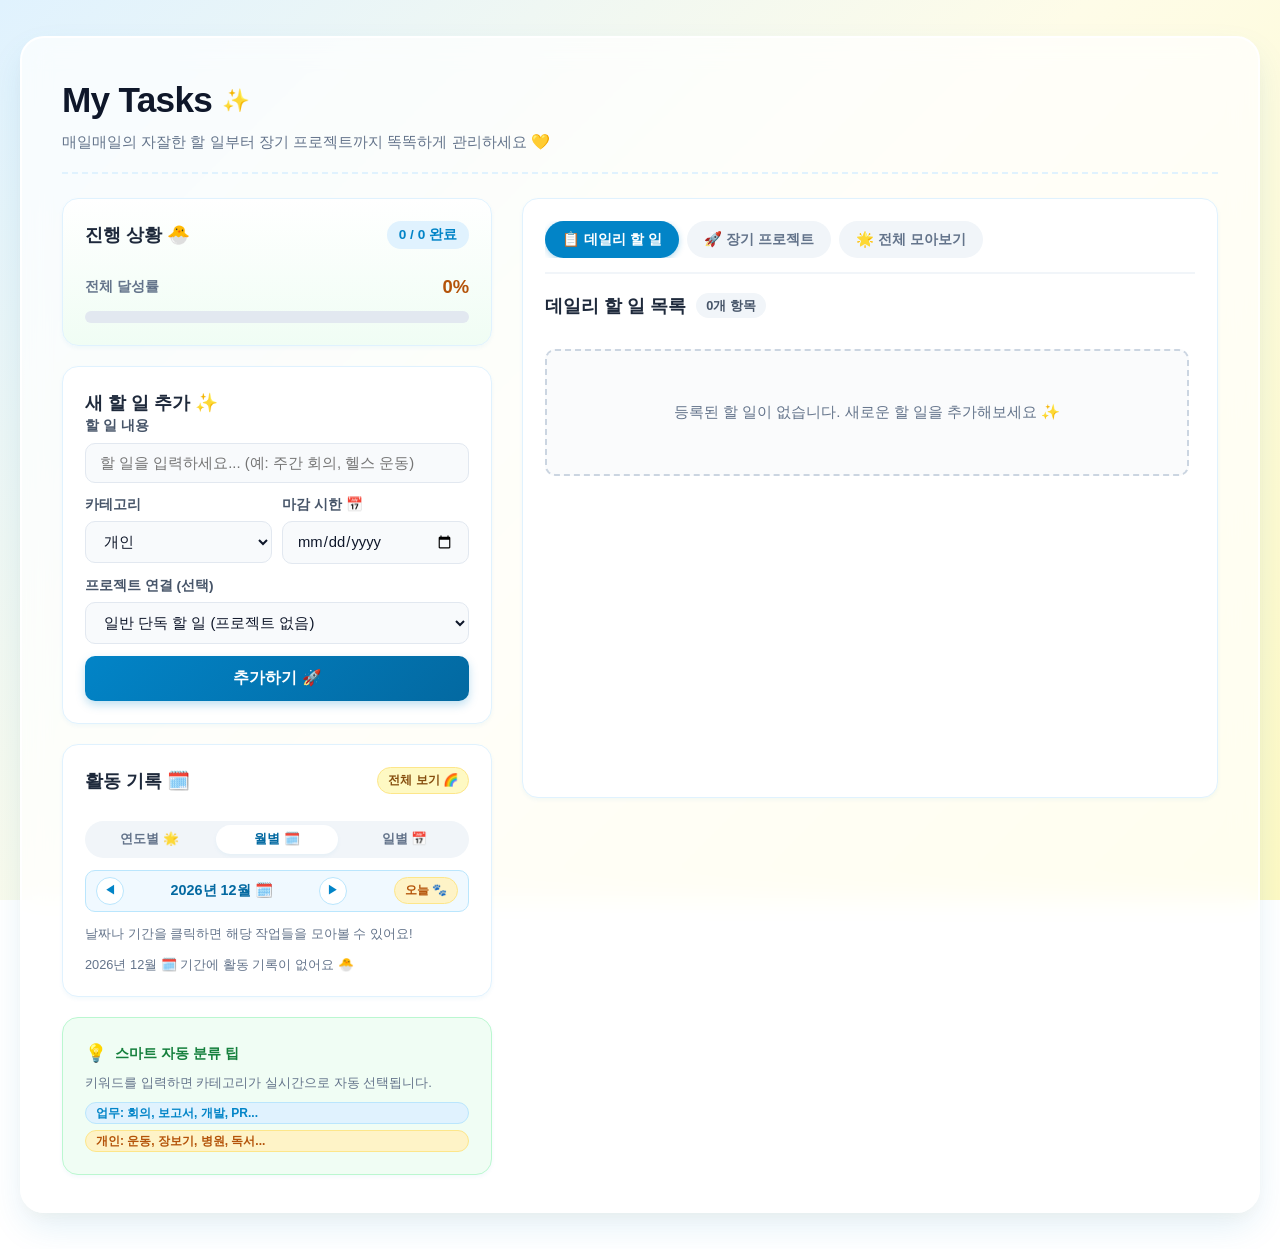
<file: index.html>
<!DOCTYPE html>
<html lang="ko">
<head>
  <meta charset="UTF-8" />
  <meta name="viewport" content="width=device-width, initial-scale=1.0, maximum-scale=1.0, user-scalable=no, viewport-fit=cover" />
  <title>My Tasks - 스마트 일정 & 프로젝트 관리</title>
  <link rel="stylesheet" href="style.css" />
</head>
<body>
  <div class="app-container">
    <!-- 상단 헤더: 앱 타이틀 및 서브타이틀 -->
    <header class="app-header">
      <div class="header-content">
        <h1 class="app-title">My Tasks</h1>
        <p class="app-subtitle">매일매일의 자잘한 할 일부터 장기 프로젝트까지 똑똑하게 관리하세요 💛</p>
      </div>
    </header>

    <!-- 대시보드 그리드 레이아웃 (데스크톱 2컬럼, 모바일/태블릿 반응형 스택) -->
    <main class="dashboard-grid">
      <!-- 좌측 사이드바: 통계 카드, 입력 폼, 일자별 활동 기록(연/월/일), 키워드 팁 -->
      <aside class="dashboard-sidebar">
        <!-- 1. 진행률 & 통계 카드 -->
        <section class="dashboard-card progress-card">
          <div class="card-header">
            <h2 class="card-title">진행 상황 🐣</h2>
            <span class="task-stats" id="task-stats">0 / 0 완료</span>
          </div>
          <div class="progress-info">
            <span class="progress-label">전체 달성률</span>
            <span class="progress-percentage" id="progress-percentage">0%</span>
          </div>
          <div class="progress-bar-track">
            <div class="progress-bar-fill" id="progress-bar-fill" style="width: 0%;"></div>
          </div>
        </section>

        <!-- 2. 새 할 일 추가 카드 (마감 시한 캘린더 피커 포함) -->
        <section class="dashboard-card input-card">
          <h2 class="card-title">새 할 일 추가 ✨</h2>
          <form id="todo-form" class="todo-form" onsubmit="return false;">
            <div class="form-group">
              <label for="todo-input" class="form-label">할 일 내용</label>
              <input
                type="text"
                id="todo-input"
                class="todo-input"
                placeholder="할 일을 입력하세요... (예: 주간 회의, 헬스 운동)"
                autocomplete="off"
              />
            </div>
            <div class="form-row">
              <div class="form-group flex-1">
                <label for="category-select" class="form-label">카테고리</label>
                <select id="category-select" class="category-select">
                  <option value="personal">개인</option>
                  <option value="work">업무</option>
                </select>
              </div>
              <div class="form-group flex-1">
                <label for="due-date-input" class="form-label">마감 시한 📅</label>
                <input type="date" id="due-date-input" class="due-date-input" />
              </div>
            </div>
            <!-- 프로젝트 선택 옵션 (프로젝트 존재 시 연동 가능) -->
            <div class="form-group" id="project-select-group">
              <label for="todo-project-select" class="form-label">프로젝트 연결 (선택)</label>
              <select id="todo-project-select" class="category-select">
                <option value="">일반 단독 할 일 (프로젝트 없음)</option>
              </select>
            </div>
            <button type="submit" id="add-btn" class="add-btn full-width">추가하기 🚀</button>
          </form>
        </section>

        <!-- 3. 일자별 활동 기록 카드 (연/월/일 단위 귀여운 필터 & 네비게이터) -->
        <section class="dashboard-card daily-activity-card">
          <div class="card-header">
            <h2 class="card-title">활동 기록 🗓️</h2>
            <button type="button" id="reset-filter-btn" class="reset-filter-btn" title="전체 목록 보기">전체 보기 🌈</button>
          </div>
          
          <!-- 연/월/일 귀여운 필터 칩 탭 -->
          <div class="activity-filter-chips">
            <button type="button" class="cute-chip" data-mode="year">연도별 🌟</button>
            <button type="button" class="cute-chip active" data-mode="month">월별 🗓️</button>
            <button type="button" class="cute-chip" data-mode="day">일별 📅</button>
          </div>

          <!-- 기간 네비게이터 (이전/다음/오늘) -->
          <div class="activity-navigator">
            <button type="button" id="prev-period-btn" class="cute-nav-btn" title="이전 기간">◀</button>
            <span id="activity-period-label" class="activity-period-label">2026년 9월</span>
            <button type="button" id="next-period-btn" class="cute-nav-btn" title="다음 기간">▶</button>
            <button type="button" id="today-period-btn" class="cute-today-btn" title="현재 기간으로">오늘 🐾</button>
          </div>

          <p class="activity-desc">날짜나 기간을 클릭하면 해당 작업들을 모아볼 수 있어요!</p>
          <div class="daily-list-scroll">
            <ul id="daily-activity-list" class="daily-activity-list">
              <!-- 자바스크립트로 일자별 [등록 N건 | 완료 M건] 렌더링 -->
            </ul>
          </div>
        </section>

        <!-- 4. 스마트 자동 분류 안내 팁 카드 -->
        <section class="dashboard-card tip-card">
          <div class="tip-header">
            <span class="tip-icon">💡</span>
            <strong class="tip-title">스마트 자동 분류 팁</strong>
          </div>
          <p class="tip-desc">키워드를 입력하면 카테고리가 실시간으로 자동 선택됩니다.</p>
          <div class="tip-tags">
            <span class="badge badge-work">업무: 회의, 보고서, 개발, PR...</span>
            <span class="badge badge-personal">개인: 운동, 장보기, 병원, 독서...</span>
          </div>
        </section>
      </aside>

      <!-- 우측 메인 패널: 뷰 전환 탭 & 할 일 / 프로젝트 목록 영역 -->
      <section class="dashboard-main dashboard-card list-card">
        <!-- 메인 뷰 전환 탭 바 -->
        <div class="main-tabs-wrapper">
          <div class="main-tabs">
            <button type="button" class="view-tab-btn active" data-view="todos">📋 데일리 할 일</button>
            <button type="button" class="view-tab-btn" data-view="projects">🚀 장기 프로젝트</button>
            <button type="button" class="view-tab-btn" data-view="all">🌟 전체 모아보기</button>
          </div>
          <button type="button" id="open-project-modal-btn" class="new-project-btn">+ 새 프로젝트 만들기 🎨</button>
        </div>

        <!-- 리스트 헤더 정보 -->
        <div class="list-header">
          <div class="list-title-wrap">
            <h2 class="card-title" id="list-title">데일리 할 일 목록</h2>
            <span class="list-count-badge" id="list-count-badge">0개 항목</span>
          </div>
          <div class="list-filter-status" id="list-filter-status"></div>
        </div>

        <!-- 1. 일반 할 일 및 전체 뷰 컨테이너 -->
        <div class="list-container" id="todos-view-container">
          <ul id="todo-list" class="todo-list">
            <!-- 자바스크립트를 통해 동적으로 할 일 항목(li)이 추가됩니다 -->
          </ul>
        </div>

        <!-- 2. 프로젝트 관리 뷰 컨테이너 -->
        <div class="projects-container hidden" id="projects-view-container">
          <div id="projects-list" class="projects-list">
            <!-- 자바스크립트를 통해 동적으로 프로젝트 카드들이 렌더링됩니다 -->
          </div>
        </div>
      </section>
    </main>
  </div>

  <!-- 진행 상황 메모 모달창 -->
  <div id="memo-modal" class="modal-overlay hidden">
    <div class="modal-card">
      <div class="modal-header">
        <div class="modal-title-wrap">
          <span class="modal-icon">📝</span>
          <h3 class="modal-title">진행 상황 메모</h3>
        </div>
        <button type="button" id="modal-close-btn" class="modal-close-btn">&times;</button>
      </div>
      <div class="modal-body">
        <div class="modal-todo-info">
          <p class="modal-todo-content" id="modal-todo-content"></p>
          <div class="modal-todo-meta">
            <span class="meta-item" id="modal-todo-created"></span>
            <span class="meta-item" id="modal-todo-due"></span>
          </div>
        </div>
        <div class="memo-field">
          <label for="memo-textarea" class="memo-label">세부 진행 상황 & 체크리스트</label>
          <textarea
            id="memo-textarea"
            class="memo-textarea"
            placeholder="진행 중인 세부 내용, 참고 링크, 해야 할 것들을 기록하세요..."
            rows="6"
          ></textarea>
        </div>
      </div>
      <div class="modal-footer">
        <button type="button" id="memo-cancel-btn" class="modal-btn cancel-btn">닫기</button>
        <button type="button" id="memo-save-btn" class="modal-btn save-btn-primary">메모 저장 💾</button>
      </div>
    </div>
  </div>

  <!-- 새 프로젝트 생성 모달창 -->
  <div id="project-modal" class="modal-overlay hidden">
    <div class="modal-card">
      <div class="modal-header">
        <div class="modal-title-wrap">
          <span class="modal-icon">🚀</span>
          <h3 class="modal-title" id="project-modal-title">새 장기 프로젝트 생성</h3>
        </div>
        <button type="button" id="project-modal-close-btn" class="modal-close-btn">&times;</button>
      </div>
      <form id="project-form" onsubmit="return false;">
        <div class="modal-body">
          <div class="form-group">
            <label for="project-title-input" class="form-label">프로젝트명</label>
            <input
              type="text"
              id="project-title-input"
              class="todo-input"
              placeholder="예: 웹 서비스 런칭, 자격증 취득 준비"
              required
            />
          </div>
          <div class="form-group">
            <label for="project-overview-input" class="form-label">프로젝트 개요 및 목표</label>
            <textarea
              id="project-overview-input"
              class="memo-textarea"
              placeholder="프로젝트의 목적, 핵심 목표, 마일스톤 등을 자유롭게 요약해 보세요..."
              rows="3"
            ></textarea>
          </div>
          <div class="form-group">
            <div class="category-header-wrap">
              <label class="form-label">분류 설정 (대분류는 필수 📌, 중분류는 선택 🏷️)</label>
              <button type="button" id="add-category-row-btn" class="add-row-btn">+ 분류 추가 ➕</button>
            </div>
            <p class="form-hint">대분류와 중분류를 한 칸씩 입력하고 필요에 따라 자유롭게 추가/삭제하세요.</p>
            <div id="category-rows-container" class="category-rows-container">
              <!-- 자바스크립트로 대분류(필수)/중분류(선택) 입력 행이 추가됩니다 -->
            </div>
          </div>
        </div>
        <div class="modal-footer">
          <button type="button" id="project-cancel-btn" class="modal-btn cancel-btn">취소</button>
          <button type="submit" id="project-modal-submit-btn" class="modal-btn save-btn-primary">프로젝트 생성 ✨</button>
        </div>
      </form>
    </div>
  </div>

  <script src="app.js"></script>
</body>
</html>
</file>
<file: style.css>
/* ==========================================================================
   기본 리셋 및 테마 변수 설정 (화이트 / 옐로우 / 하늘색 테마 - Cute & Modern)
   ========================================================================== */
:root {
  /* 메인 테마 컬러 */
  --primary-color: #0284c7;           /* Sky Blue 600 */
  --primary-hover: #0369a1;           /* Sky Blue 700 */
  --primary-light: #e0f2fe;           /* Sky Blue 100 */
  --primary-glow: rgba(2, 132, 199, 0.18);

  --accent-yellow: #f59e0b;           /* Amber / Yellow 500 */
  --accent-yellow-hover: #d97706;     /* Amber 600 */
  --accent-yellow-light: #fef3c7;     /* Yellow 100 */
  --accent-yellow-text: #b45309;      /* Yellow 700 */
  --accent-yellow-border: #fde68a;
  
  --cute-pink: #fce7f3;
  --cute-pink-text: #db2777;
  
  /* 배경 및 카드 색상 */
  --bg-gradient: linear-gradient(135deg, #e0f2fe 0%, #fefce8 50%, #fef9c3 100%);
  --card-bg: #ffffff;
  
  /* 텍스트 색상 */
  --text-main: #0f172a;
  --text-muted: #64748b;
  --text-completed: #94a3b8;
  
  /* 경계선 및 입력창 */
  --border-color: #e2e8f0;
  --border-card: #e0f2fe;
  --input-bg: #f8fafc;
  
  /* 카테고리 뱃지 스타일 */
  --badge-personal-bg: #fef3c7;
  --badge-personal-text: #b45309;
  --badge-personal-border: #fde68a;
  --badge-work-bg: #e0f2fe;
  --badge-work-text: #0284c7;
  --badge-work-border: #bae6fd;
  
  /* 그림자 & 모서리 (귀엽고 둥글둥글한 라운딩) */
  --shadow-sm: 0 2px 4px 0 rgba(2, 132, 199, 0.05);
  --shadow-md: 0 6px 12px -2px rgba(2, 132, 199, 0.08), 0 3px 6px -2px rgba(245, 158, 11, 0.06);
  --shadow-lg: 0 16px 36px -4px rgba(2, 132, 199, 0.12), 0 8px 16px -4px rgba(245, 158, 11, 0.06);
  --radius-sm: 10px;
  --radius-md: 16px;
  --radius-lg: 24px;
  --radius-full: 9999px;
  --transition: all 0.25s cubic-bezier(0.34, 1.56, 0.64, 1);
}

html {
  box-sizing: border-box;
  width: 100%;
  max-width: 100%;
  overflow-x: hidden;
}

*, *::before, *::after {
  margin: 0;
  padding: 0;
  box-sizing: inherit;
}

body {
  font-family: -apple-system, BlinkMacSystemFont, "Pretendard", "Segoe UI", Roboto, "Helvetica Neue", Arial, sans-serif;
  background: var(--bg-gradient);
  background-attachment: fixed;
  min-height: 100vh;
  width: 100%;
  max-width: 100%;
  overflow-x: hidden;
  display: flex;
  justify-content: center;
  align-items: flex-start;
  padding: 36px 20px;
  color: var(--text-main);
  line-height: 1.5;
}

/* ==========================================================================
   앱 메인 래퍼 컨테이너 (와이드 데스크톱 & 반응형)
   ========================================================================== */
.app-container {
  width: 100%;
  max-width: 1260px;
  min-height: 86vh;
  background: rgba(255, 255, 255, 0.72);
  backdrop-filter: blur(14px);
  border-radius: var(--radius-lg);
  border: 2px solid rgba(255, 255, 255, 0.9);
  box-shadow: var(--shadow-lg);
  padding: 36px 40px;
  display: flex;
  flex-direction: column;
  gap: 24px;
}

/* ==========================================================================
   상단 헤더
   ========================================================================== */
.app-header {
  border-bottom: 2px dashed #e0f2fe;
  padding-bottom: 18px;
}

.header-content {
  display: flex;
  flex-direction: column;
  gap: 4px;
}

.app-title {
  font-size: 2.2rem;
  font-weight: 900;
  color: #0f172a;
  letter-spacing: -0.7px;
  display: flex;
  align-items: center;
  gap: 10px;
}

.app-title::after {
  content: "✨";
  font-size: 1.4rem;
  animation: floatEmoji 2.5s ease-in-out infinite;
}

@keyframes floatEmoji {
  0%, 100% { transform: translateY(0); }
  50% { transform: translateY(-4px); }
}

.app-subtitle {
  font-size: 0.95rem;
  color: var(--text-muted);
}

/* ==========================================================================
   대시보드 2컬럼 그리드 레이아웃
   ========================================================================== */
.dashboard-grid {
  display: grid;
  grid-template-columns: 430px 1fr;
  gap: 30px;
  align-items: start;
  flex: 1;
}

/* 공통 카드 스타일 */
.dashboard-card {
  background: var(--card-bg);
  border: 1.5px solid var(--border-card);
  border-radius: var(--radius-md);
  box-shadow: var(--shadow-sm);
  padding: 22px;
  transition: var(--transition);
}

.dashboard-card:hover {
  box-shadow: var(--shadow-md);
  border-color: #7dd3fc;
}

.card-header {
  display: flex;
  justify-content: space-between;
  align-items: center;
  margin-bottom: 14px;
}

.card-title {
  font-size: 1.15rem;
  font-weight: 800;
  color: #1e293b;
  display: flex;
  align-items: center;
  gap: 6px;
}

/* ==========================================================================
   좌측 사이드바 패널
   ========================================================================== */
.dashboard-sidebar {
  display: flex;
  flex-direction: column;
  gap: 20px;
}

/* 1. 진행률 카드 */
.progress-card {
  display: flex;
  flex-direction: column;
  gap: 10px;
  background: linear-gradient(180deg, #ffffff 0%, #f0fdf4 100%);
}

.task-stats {
  font-size: 0.85rem;
  font-weight: 800;
  color: var(--primary-color);
  background-color: var(--primary-light);
  padding: 4px 12px;
  border-radius: var(--radius-full);
}

.progress-info {
  display: flex;
  justify-content: space-between;
  align-items: center;
  font-size: 0.9rem;
  font-weight: 700;
}

.progress-label {
  color: var(--text-muted);
}

.progress-percentage {
  color: var(--accent-yellow-text);
  font-weight: 900;
  font-size: 1.15rem;
}

.progress-bar-track {
  width: 100%;
  height: 12px;
  background: #e2e8f0;
  border-radius: var(--radius-full);
  overflow: hidden;
}

.progress-bar-fill {
  height: 100%;
  background: linear-gradient(90deg, #38bdf8 0%, #f59e0b 100%);
  border-radius: var(--radius-full);
  transition: width 0.45s ease-out;
}

/* 2. 할 일 입력 카드 & 캘린더 인풋 */
.todo-form {
  display: flex;
  flex-direction: column;
  gap: 12px;
}

.form-group {
  display: flex;
  flex-direction: column;
  gap: 6px;
}

.form-label {
  font-size: 0.85rem;
  font-weight: 700;
  color: #475569;
}

.form-hint {
  font-size: 0.775rem;
  color: var(--text-muted);
}

.todo-input,
.due-date-input,
.category-select {
  padding: 11px 14px;
  font-size: 0.925rem;
  border: 1.5px solid var(--border-color);
  border-radius: var(--radius-sm);
  background: var(--input-bg);
  outline: none;
  transition: var(--transition);
  color: var(--text-main);
  font-family: inherit;
}

.due-date-input {
  cursor: pointer;
}

.todo-input:focus,
.due-date-input:focus,
.category-select:focus {
  border-color: var(--primary-color);
  background: #ffffff;
  box-shadow: 0 0 0 3px var(--primary-glow);
}

.form-row {
  display: flex;
  gap: 10px;
}

.flex-1 {
  flex: 1;
}

/* 키워드 감지 애니메이션 */
.category-select.auto-detected {
  border-color: var(--accent-yellow);
  background-color: var(--accent-yellow-light);
  color: var(--accent-yellow-text);
  animation: cutePulse 0.5s ease;
}

@keyframes cutePulse {
  0% { transform: scale(1); }
  50% { transform: scale(1.05); }
  100% { transform: scale(1); }
}

.add-btn {
  padding: 12px 20px;
  font-size: 0.975rem;
  font-weight: 800;
  color: #ffffff;
  background: linear-gradient(135deg, #0284c7 0%, #0369a1 100%);
  border: none;
  border-radius: var(--radius-sm);
  cursor: pointer;
  box-shadow: 0 4px 10px rgba(2, 132, 199, 0.25);
  transition: var(--transition);
  text-align: center;
}

.add-btn.full-width {
  width: 100%;
}

.add-btn:hover {
  transform: translateY(-2px);
  box-shadow: 0 6px 14px rgba(2, 132, 199, 0.35);
}

.add-btn:active {
  transform: translateY(0);
}

/* 3. 일자별 활동 기록 카드 (귀여운 연/월/일 필터) */
.daily-activity-card {
  display: flex;
  flex-direction: column;
  gap: 12px;
  background: #ffffff;
}

/* 귀여운 젤리 캡슐 칩 */
.activity-filter-chips {
  display: flex;
  gap: 6px;
  background: #f1f5f9;
  padding: 4px;
  border-radius: var(--radius-full);
}

.cute-chip {
  flex: 1;
  padding: 6px 8px;
  border: none;
  background: transparent;
  font-size: 0.8rem;
  font-weight: 700;
  color: #64748b;
  border-radius: var(--radius-full);
  cursor: pointer;
  transition: var(--transition);
}

.cute-chip:hover {
  color: var(--primary-color);
}

.cute-chip.active {
  background: #ffffff;
  color: #0369a1;
  box-shadow: var(--shadow-sm);
}

/* 기간 네비게이터 */
.activity-navigator {
  display: flex;
  align-items: center;
  justify-content: space-between;
  background: #f0f9ff;
  border: 1px solid #bae6fd;
  border-radius: var(--radius-sm);
  padding: 6px 10px;
}

.activity-period-label {
  font-size: 0.9rem;
  font-weight: 800;
  color: #0369a1;
}

.cute-nav-btn {
  background: #ffffff;
  border: 1px solid #bae6fd;
  color: #0284c7;
  width: 28px;
  height: 28px;
  border-radius: var(--radius-full);
  font-size: 0.75rem;
  cursor: pointer;
  display: flex;
  align-items: center;
  justify-content: center;
  transition: var(--transition);
}

.cute-nav-btn:hover {
  background: var(--primary-color);
  color: #ffffff;
  transform: scale(1.1);
}

.cute-today-btn {
  background: #fef3c7;
  border: 1px solid #fde68a;
  color: #b45309;
  font-size: 0.75rem;
  font-weight: 700;
  padding: 4px 10px;
  border-radius: var(--radius-full);
  cursor: pointer;
  transition: var(--transition);
}

.cute-today-btn:hover {
  background: #fde68a;
  transform: scale(1.05);
}

.activity-desc {
  font-size: 0.8rem;
  color: var(--text-muted);
}

.reset-filter-btn {
  background: #fef9c3;
  border: 1px solid #fde68a;
  color: #854d0e;
  font-size: 0.775rem;
  font-weight: 700;
  padding: 4px 10px;
  border-radius: var(--radius-full);
  cursor: pointer;
  transition: var(--transition);
}

.reset-filter-btn:hover {
  background: #fde047;
  transform: scale(1.05);
}

.daily-list-scroll {
  max-height: 220px;
  overflow-y: auto;
  padding-right: 4px;
}

.daily-activity-list {
  list-style: none;
  display: flex;
  flex-direction: column;
  gap: 8px;
}

.daily-item {
  display: flex;
  justify-content: space-between;
  align-items: center;
  padding: 8px 12px;
  background: #f8fafc;
  border: 1px solid var(--border-color);
  border-radius: var(--radius-sm);
  cursor: pointer;
  transition: var(--transition);
}

.daily-item:hover {
  background: #ffffff;
  border-color: #38bdf8;
  box-shadow: var(--shadow-sm);
  transform: translateX(3px);
}

.daily-item.active {
  background: #e0f2fe;
  border-color: var(--primary-color);
  box-shadow: 0 0 0 1.5px var(--primary-color);
}

.daily-date {
  font-size: 0.85rem;
  font-weight: 700;
  color: #334155;
}

.daily-counts {
  display: flex;
  gap: 6px;
}

.tag-create {
  font-size: 0.725rem;
  font-weight: 800;
  padding: 2px 7px;
  border-radius: var(--radius-full);
  background-color: #e0f2fe;
  color: #0369a1;
}

.tag-complete {
  font-size: 0.725rem;
  font-weight: 800;
  padding: 2px 7px;
  border-radius: var(--radius-full);
  background-color: #fef3c7;
  color: #b45309;
}

/* 4. 팁 카드 */
.tip-card {
  background: #f0fdf4;
  border-color: #bbf7d0;
}

.tip-header {
  display: flex;
  align-items: center;
  gap: 8px;
  margin-bottom: 6px;
}

.tip-icon { font-size: 1.1rem; }
.tip-title { font-size: 0.9rem; font-weight: 800; color: #15803d; }
.tip-desc { font-size: 0.825rem; color: var(--text-muted); margin-bottom: 10px; }
.tip-tags { display: flex; flex-direction: column; gap: 6px; }

/* ==========================================================================
   우측 메인 패널: 탭 바 & 리스트 영역
   ========================================================================== */
.list-card {
  min-height: 600px;
  display: flex;
  flex-direction: column;
}

/* 뷰 전환 탭 바 */
.main-tabs-wrapper {
  display: flex;
  justify-content: space-between;
  align-items: center;
  border-bottom: 2px solid #f1f5f9;
  padding-bottom: 14px;
  margin-bottom: 18px;
  gap: 12px;
}

.main-tabs {
  display: flex;
  gap: 8px;
  overflow-x: auto;
}

.view-tab-btn {
  padding: 8px 16px;
  font-size: 0.9rem;
  font-weight: 800;
  color: #64748b;
  background: #f1f5f9;
  border: 1px solid transparent;
  border-radius: var(--radius-full);
  cursor: pointer;
  white-space: nowrap;
  transition: var(--transition);
}

.view-tab-btn:hover {
  background: #e2e8f0;
  color: #1e293b;
}

.view-tab-btn.active {
  background: var(--primary-color);
  color: #ffffff;
  box-shadow: 0 2px 6px rgba(2, 132, 199, 0.3);
}

.new-project-btn {
  padding: 8px 16px;
  font-size: 0.875rem;
  font-weight: 800;
  color: #ffffff;
  background: linear-gradient(135deg, #f59e0b 0%, #d97706 100%);
  border: none;
  border-radius: var(--radius-full);
  cursor: pointer;
  white-space: nowrap;
  box-shadow: 0 2px 6px rgba(245, 158, 11, 0.3);
  transition: var(--transition);
}

.new-project-btn:hover {
  transform: translateY(-2px) scale(1.02);
  box-shadow: 0 4px 10px rgba(245, 158, 11, 0.4);
}

.list-header {
  display: flex;
  justify-content: space-between;
  align-items: center;
  margin-bottom: 16px;
}

.list-title-wrap {
  display: flex;
  align-items: center;
  gap: 10px;
}

.list-count-badge {
  font-size: 0.8rem;
  font-weight: 800;
  color: #475569;
  background-color: #f1f5f9;
  padding: 3px 10px;
  border-radius: var(--radius-full);
}

.list-filter-status {
  font-size: 0.85rem;
  font-weight: 700;
  color: var(--primary-color);
}

.list-container,
.projects-container {
  flex: 1;
  overflow-y: auto;
  max-height: 640px;
  padding-right: 6px;
}

.list-container::-webkit-scrollbar,
.projects-container::-webkit-scrollbar,
.daily-list-scroll::-webkit-scrollbar {
  width: 6px;
}
.list-container::-webkit-scrollbar-track,
.projects-container::-webkit-scrollbar-track,
.daily-list-scroll::-webkit-scrollbar-track {
  background: #f8fafc;
  border-radius: 4px;
}
.list-container::-webkit-scrollbar-thumb,
.projects-container::-webkit-scrollbar-thumb,
.daily-list-scroll::-webkit-scrollbar-thumb {
  background: #cbd5e1;
  border-radius: 4px;
}

/* ==========================================================================
   할 일 항목 UI
   ========================================================================== */
.todo-list {
  list-style: none;
  display: flex;
  flex-direction: column;
  gap: 12px;
}

.todo-item {
  display: flex;
  align-items: flex-start;
  gap: 14px;
  padding: 14px 18px;
  background: #ffffff;
  border: 1.5px solid #edf2f7;
  border-radius: var(--radius-sm);
  box-shadow: var(--shadow-sm);
  transition: var(--transition);
}

.todo-item:hover {
  border-color: #bae6fd;
  box-shadow: var(--shadow-md);
  transform: translateX(3px);
}

.todo-checkbox {
  width: 20px;
  height: 20px;
  margin-top: 3px;
  cursor: pointer;
  accent-color: var(--primary-color);
  flex-shrink: 0;
}

.todo-main {
  flex: 1;
  display: flex;
  flex-direction: column;
  gap: 6px;
  min-width: 0;
}

.todo-text {
  font-size: 1rem;
  font-weight: 600;
  color: var(--text-main);
  word-break: break-word;
  transition: var(--transition);
  cursor: pointer;
}

.todo-text:hover {
  color: var(--primary-color);
}

.todo-meta {
  display: flex;
  flex-wrap: wrap;
  align-items: center;
  gap: 8px;
  font-size: 0.775rem;
  color: var(--text-muted);
}

.meta-created { color: #64748b; }
.meta-due { color: #0369a1; font-weight: 700; }

.badge-project-tag {
  background-color: #f3e8ff;
  color: #7e22ce;
  border: 1px solid #e9d5ff;
  font-size: 0.725rem;
  font-weight: 700;
  padding: 2px 7px;
  border-radius: var(--radius-full);
}

.badge-dday {
  padding: 2px 8px;
  border-radius: var(--radius-full);
  font-size: 0.725rem;
  font-weight: 800;
  line-height: 1.2;
}
.badge-dday.normal { background-color: #e0f2fe; color: #0369a1; }
.badge-dday.today {
  background-color: #fef3c7;
  color: #b45309;
  border: 1px solid #fde68a;
  animation: cuteBounce 1.5s infinite;
}
.badge-dday.overdue { background-color: #fee2e2; color: #b91c1c; }

@keyframes cuteBounce {
  0%, 100% { transform: translateY(0); }
  50% { transform: translateY(-2px); }
}

.badge-memo {
  background-color: #fef9c3;
  color: #854d0e;
  border: 1px solid #fef08a;
  padding: 2px 7px;
  border-radius: var(--radius-full);
  font-size: 0.725rem;
  font-weight: 700;
  cursor: pointer;
  transition: var(--transition);
}
.badge-memo:hover { transform: scale(1.05); }

.todo-item.completed {
  background-color: #fafbfc;
  border-color: #f1f5f9;
}
.todo-item.completed .todo-text {
  text-decoration: line-through;
  color: var(--text-completed);
  opacity: 0.65;
}

.todo-actions {
  display: flex;
  align-items: center;
  gap: 6px;
  flex-shrink: 0;
}

.badge {
  display: inline-block;
  padding: 4px 10px;
  font-size: 0.75rem;
  font-weight: 800;
  border-radius: var(--radius-full);
  line-height: 1;
}
.badge-personal { background-color: var(--badge-personal-bg); color: var(--badge-personal-text); border: 1px solid var(--badge-personal-border); }
.badge-work { background-color: var(--badge-work-bg); color: var(--badge-work-text); border: 1px solid var(--badge-work-border); }

.memo-btn {
  background: transparent;
  border: none;
  color: var(--accent-yellow-text);
  font-size: 0.85rem;
  font-weight: 700;
  cursor: pointer;
  padding: 4px 8px;
  border-radius: var(--radius-sm);
  transition: var(--transition);
}
.memo-btn:hover { background-color: var(--accent-yellow-light); }

.edit-btn {
  background: transparent;
  border: none;
  color: var(--primary-color);
  font-size: 0.85rem;
  font-weight: 700;
  cursor: pointer;
  padding: 4px 8px;
  border-radius: var(--radius-sm);
  transition: var(--transition);
}
.edit-btn:hover { background-color: var(--primary-light); }

.save-btn {
  background: transparent;
  border: none;
  color: #059669;
  font-size: 0.85rem;
  font-weight: 800;
  cursor: pointer;
  padding: 4px 8px;
  border-radius: var(--radius-sm);
  transition: var(--transition);
}
.save-btn:hover { background-color: #d1fae5; }

.delete-btn {
  background: transparent;
  border: none;
  color: #ef4444;
  font-size: 0.85rem;
  font-weight: 600;
  cursor: pointer;
  padding: 4px 8px;
  border-radius: var(--radius-sm);
  transition: var(--transition);
}
.delete-btn:hover { background-color: #fee2e2; }

.edit-input {
  width: 100%;
  padding: 7px 10px;
  font-size: 0.975rem;
  border: 1.5px solid var(--primary-color);
  border-radius: var(--radius-sm);
  background: #ffffff;
  outline: none;
  transition: var(--transition);
}

/* ==========================================================================
   장기 프로젝트 카드 및 계층 구조 UI
   ========================================================================== */
/* ==========================================================================
   장기 프로젝트 카드 및 계층 구조 UI (아코디언 & 관리 메뉴 & 동적 분류)
   ========================================================================== */
.projects-list {
  display: flex;
  flex-direction: column;
  gap: 20px;
}

.project-card {
  background: #ffffff;
  border: 1.5px solid #e0f2fe;
  border-radius: var(--radius-md);
  box-shadow: var(--shadow-sm);
  overflow: hidden;
  transition: var(--transition);
}

.project-card:hover {
  border-color: #7dd3fc;
  box-shadow: var(--shadow-md);
}

/* 프로젝트 헤더 (아코디언 토글 영역) */
.project-header {
  padding: 18px 22px;
  background: #ffffff;
  display: flex;
  justify-content: space-between;
  align-items: center;
  gap: 16px;
  cursor: pointer;
  transition: var(--transition);
  border-bottom: 1.5px solid transparent;
}

.project-header:hover {
  background: #f8fafc;
}

.project-card.expanded .project-header {
  border-bottom-color: #f1f5f9;
  background: #fafbfc;
}

.project-title-box {
  flex: 1;
  display: flex;
  flex-direction: column;
  gap: 4px;
}

.project-title-row {
  display: flex;
  align-items: center;
  gap: 8px;
}

.project-title {
  font-size: 1.2rem;
  font-weight: 900;
  color: #0f172a;
}

.project-overview {
  font-size: 0.875rem;
  color: var(--text-muted);
}

.project-header-right {
  display: flex;
  align-items: center;
  gap: 12px;
}

.project-progress-wrap {
  display: flex;
  align-items: center;
  gap: 10px;
}

.project-progress-bar {
  width: 110px;
  height: 8px;
  background: #e2e8f0;
  border-radius: var(--radius-full);
  overflow: hidden;
}

.project-progress-fill {
  height: 100%;
  background: linear-gradient(90deg, #38bdf8 0%, #f59e0b 100%);
  border-radius: var(--radius-full);
  transition: width 0.4s ease;
}

.project-progress-text {
  font-size: 0.8rem;
  font-weight: 800;
  color: var(--primary-color);
  min-width: 80px;
}

/* 아코디언 토글 버튼 */
.accordion-toggle-btn {
  background: #f1f5f9;
  border: 1px solid #e2e8f0;
  color: #475569;
  font-size: 0.775rem;
  font-weight: 800;
  padding: 5px 10px;
  border-radius: var(--radius-full);
  cursor: pointer;
  display: flex;
  align-items: center;
  gap: 4px;
  transition: var(--transition);
}

.accordion-toggle-btn:hover {
  background: var(--primary-light);
  color: var(--primary-color);
  border-color: #bae6fd;
}

/* [관리 ⚙️] 드롭다운 메뉴 */
.project-manage-wrap {
  position: relative;
}

.manage-btn {
  background: #fef3c7;
  border: 1px solid #fde68a;
  color: #b45309;
  font-size: 0.8rem;
  font-weight: 800;
  padding: 5px 12px;
  border-radius: var(--radius-full);
  cursor: pointer;
  transition: var(--transition);
}

.manage-btn:hover {
  background: #fde68a;
  transform: scale(1.05);
}

.manage-dropdown {
  position: absolute;
  right: 0;
  top: calc(100% + 6px);
  background: #ffffff;
  border: 1.5px solid #e0f2fe;
  border-radius: var(--radius-sm);
  box-shadow: 0 10px 20px -5px rgba(2, 132, 199, 0.15);
  min-width: 140px;
  display: flex;
  flex-direction: column;
  z-index: 100;
  overflow: hidden;
  animation: modalPop 0.2s ease;
}

.manage-item {
  padding: 10px 14px;
  font-size: 0.825rem;
  font-weight: 700;
  border: none;
  background: transparent;
  text-align: left;
  cursor: pointer;
  display: flex;
  align-items: center;
  gap: 8px;
  transition: var(--transition);
}

.manage-item:hover {
  background: #f0f9ff;
  color: var(--primary-color);
}

.manage-item.delete {
  color: #ef4444;
}

.manage-item.delete:hover {
  background: #fee2e2;
  color: #b91c1c;
}

/* 프로젝트 본문 (아코디언 펼침/접힘) */
.project-body {
  padding: 20px 22px;
  display: flex;
  flex-direction: column;
  gap: 16px;
  background: #ffffff;
  border-top: 1.5px solid #f1f5f9;
}

.project-body.collapsed {
  display: none;
}

/* 대/중분류 섹션 */
.project-sections-container {
  display: flex;
  flex-direction: column;
  gap: 14px;
}

.project-section {
  background: #f8fafc;
  border: 1.5px solid #e2e8f0;
  border-radius: var(--radius-sm);
  padding: 14px;
  display: flex;
  flex-direction: column;
  gap: 10px;
}

.section-header {
  display: flex;
  justify-content: space-between;
  align-items: center;
}

.section-name {
  font-size: 0.95rem;
  font-weight: 800;
  color: #1e293b;
  display: flex;
  align-items: center;
  gap: 6px;
}

.section-name .sub-tag {
  font-size: 0.8rem;
  font-weight: 700;
  background: #f1f5f9;
  color: #475569;
  border: 1px solid #cbd5e1;
  padding: 2px 7px;
  border-radius: var(--radius-full);
}

.section-tasks-list {
  list-style: none;
  display: flex;
  flex-direction: column;
  gap: 8px;
}

/* 인라인 태스크 추가 폼 */
.inline-task-form {
  display: flex;
  gap: 8px;
  margin-top: 6px;
}

.inline-task-input {
  flex: 1;
  padding: 9px 12px;
  font-size: 0.875rem;
  border: 1.5px solid var(--border-color);
  border-radius: var(--radius-sm);
  outline: none;
  background: #ffffff;
  font-family: inherit;
}

.inline-task-input:focus {
  border-color: var(--primary-color);
}

.inline-task-date {
  padding: 8px 10px;
  font-size: 0.825rem;
  border: 1.5px solid var(--border-color);
  border-radius: var(--radius-sm);
  background: #ffffff;
  outline: none;
}

.inline-task-btn {
  padding: 8px 16px;
  font-size: 0.85rem;
  font-weight: 800;
  color: #ffffff;
  background-color: var(--primary-color);
  border: none;
  border-radius: var(--radius-sm);
  cursor: pointer;
  transition: var(--transition);
}

.inline-task-btn:hover {
  background-color: var(--primary-hover);
}

/* 동적 대분류/중분류 입력 폼 (모달 내부) */
.category-header-wrap {
  display: flex;
  justify-content: space-between;
  align-items: center;
  margin-bottom: 4px;
}

.add-row-btn {
  background: #e0f2fe;
  border: 1px solid #bae6fd;
  color: #0284c7;
  padding: 4px 12px;
  border-radius: var(--radius-full);
  font-size: 0.775rem;
  font-weight: 800;
  cursor: pointer;
  transition: var(--transition);
}

.add-row-btn:hover {
  background: #bae6fd;
  transform: scale(1.05);
}

.category-rows-container {
  display: flex;
  flex-direction: column;
  gap: 8px;
  max-height: 190px;
  overflow-y: auto;
  padding: 4px 2px;
}

.category-input-row {
  display: flex;
  gap: 8px;
  align-items: center;
}

.major-cat-input {
  flex: 1.2;
  padding: 9px 12px;
  font-size: 0.875rem;
  border: 1.5px solid var(--border-color);
  border-radius: var(--radius-sm);
  outline: none;
  background: var(--input-bg);
}

.sub-cat-input {
  flex: 1;
  padding: 9px 12px;
  font-size: 0.875rem;
  border: 1.5px solid var(--border-color);
  border-radius: var(--radius-sm);
  outline: none;
  background: var(--input-bg);
}

.major-cat-input:focus,
.sub-cat-input:focus {
  border-color: var(--primary-color);
  background: #ffffff;
}

.major-cat-input::placeholder,
.sub-cat-input::placeholder {
  color: #94a3b8; /* 은은하고 산뜻한 회색 예시 텍스트 */
  font-weight: 500;
  opacity: 1;
}

.major-cat-input:focus::placeholder,
.sub-cat-input:focus::placeholder {
  color: #cbd5e1; /* 포커스 시 살짝 밝아져 입력 편의성 증대 */
}

.del-row-btn {
  background: #fee2e2;
  border: 1px solid #fecaca;
  color: #ef4444;
  width: 32px;
  height: 32px;
  border-radius: var(--radius-sm);
  cursor: pointer;
  display: flex;
  align-items: center;
  justify-content: center;
  font-size: 0.8rem;
  flex-shrink: 0;
  transition: var(--transition);
}

.del-row-btn:hover {
  background: #fca5a5;
  color: #b91c1c;
}

/* 빈 안내 메시지 */
.empty-message {
  text-align: center;
  padding: 50px 20px;
  color: var(--text-muted);
  font-size: 0.95rem;
  background-color: #fafbfc;
  border: 2px dashed #cbd5e1;
  border-radius: var(--radius-sm);
  margin-top: 14px;
}

/* ==========================================================================
   모달창 (메모 및 프로젝트 생성)
   ========================================================================== */
.modal-overlay {
  position: fixed;
  top: 0;
  left: 0;
  width: 100vw;
  height: 100vh;
  background: rgba(15, 23, 42, 0.45);
  backdrop-filter: blur(5px);
  display: flex;
  justify-content: center;
  align-items: center;
  z-index: 1000;
  padding: 16px;
  transition: opacity 0.2s ease;
}

.modal-overlay.hidden,
.hidden {
  display: none !important;
}

.modal-card {
  background: #ffffff;
  width: 100%;
  max-width: 540px;
  border-radius: var(--radius-md);
  box-shadow: 0 20px 25px -5px rgba(0, 0, 0, 0.15);
  border: 1px solid var(--border-color);
  display: flex;
  flex-direction: column;
  overflow: hidden;
  animation: modalPop 0.25s cubic-bezier(0.34, 1.56, 0.64, 1);
}

@keyframes modalPop {
  from { opacity: 0; transform: translateY(14px) scale(0.96); }
  to { opacity: 1; transform: translateY(0) scale(1); }
}

.modal-header {
  display: flex;
  justify-content: space-between;
  align-items: center;
  padding: 18px 22px;
  background: #f8fafc;
  border-bottom: 1px solid var(--border-color);
}

.modal-title-wrap {
  display: flex;
  align-items: center;
  gap: 8px;
}

.modal-icon { font-size: 1.25rem; }
.modal-title { font-size: 1.15rem; font-weight: 800; color: #1e293b; }

.modal-close-btn {
  background: transparent;
  border: none;
  font-size: 1.5rem;
  color: var(--text-muted);
  cursor: pointer;
  line-height: 1;
  padding: 0 4px;
}
.modal-close-btn:hover { color: #0f172a; }

.modal-body {
  padding: 22px;
  display: flex;
  flex-direction: column;
  gap: 16px;
}

.modal-todo-info {
  background: #f0f9ff;
  border: 1px solid #bae6fd;
  border-radius: var(--radius-sm);
  padding: 12px 14px;
  display: flex;
  flex-direction: column;
  gap: 6px;
}

.modal-todo-content { font-weight: 800; color: #0f172a; font-size: 1rem; }
.modal-todo-meta { display: flex; gap: 12px; font-size: 0.8rem; color: var(--text-muted); }
.memo-label { font-size: 0.875rem; font-weight: 700; color: var(--text-muted); }

.memo-textarea {
  width: 100%;
  padding: 12px;
  font-size: 0.95rem;
  font-family: inherit;
  border: 1.5px solid var(--border-color);
  border-radius: var(--radius-sm);
  outline: none;
  resize: vertical;
  background: var(--input-bg);
  color: var(--text-main);
  line-height: 1.6;
  transition: var(--transition);
}

.memo-textarea:focus {
  border-color: var(--primary-color);
  background: #ffffff;
  box-shadow: 0 0 0 3px var(--primary-glow);
}

.modal-footer {
  display: flex;
  justify-content: flex-end;
  gap: 10px;
  padding: 14px 22px;
  background: #f8fafc;
  border-top: 1px solid var(--border-color);
}

.modal-btn {
  padding: 10px 18px;
  font-size: 0.9rem;
  font-weight: 800;
  border-radius: var(--radius-sm);
  cursor: pointer;
  border: none;
  transition: var(--transition);
}

.cancel-btn { background: #e2e8f0; color: #475569; }
.cancel-btn:hover { background: #cbd5e1; }

.save-btn-primary {
  background: var(--primary-color);
  color: #ffffff;
  box-shadow: 0 2px 6px rgba(2, 132, 199, 0.25);
}
.save-btn-primary:hover { background: var(--primary-hover); }

/* ==========================================================================
   반응형 미디어 쿼리 (태블릿 & 모바일 전면 최적화)
   ========================================================================== */
@media (max-width: 1023px) {
  body {
    padding: 20px 14px;
    align-items: flex-start;
  }

  .app-container {
    padding: 24px 18px;
    width: 100%;
    max-width: 100%;
    min-width: 0;
  }

  .dashboard-grid {
    grid-template-columns: minmax(0, 1fr);
    width: 100%;
    min-width: 0;
    gap: 20px;
  }

  .dashboard-sidebar,
  .main-content-column {
    width: 100%;
    min-width: 0;
  }

  .dashboard-sidebar {
    display: grid;
    grid-template-columns: 1fr 1fr;
    gap: 16px;
  }

  .tip-card,
  .daily-activity-card {
    grid-column: span 2;
  }

  .list-card {
    min-height: 400px;
    width: 100%;
    min-width: 0;
  }
}

@media (max-width: 640px) {
  body {
    padding: 10px 8px;
    align-items: flex-start;
  }

  .app-container {
    width: 100%;
    max-width: 100%;
    min-width: 0;
    padding: 16px 12px;
    border-radius: 18px;
    gap: 16px;
    box-shadow: var(--shadow-md);
  }

  .app-title {
    font-size: 1.55rem;
  }

  .app-subtitle {
    font-size: 0.85rem;
  }

  .dashboard-grid {
    display: flex;
    flex-direction: column;
    width: 100%;
    min-width: 0;
    gap: 14px;
  }

  .dashboard-sidebar,
  .main-content-column {
    width: 100%;
    min-width: 0;
  }

  .dashboard-sidebar {
    display: flex;
    flex-direction: column;
    gap: 14px;
  }

  .dashboard-card {
    padding: 16px 14px;
    width: 100%;
    min-width: 0;
  }

  .form-row {
    flex-direction: column;
    gap: 10px;
  }

  /* 일자별 활동 네비게이터 & 칩 모바일 최적화 */
  .activity-navigator {
    padding: 6px 8px;
  }

  .activity-period-label {
    font-size: 0.825rem;
  }

  .cute-nav-btn {
    width: 26px;
    height: 26px;
    font-size: 0.7rem;
  }

  .cute-today-btn {
    padding: 3px 8px;
    font-size: 0.7rem;
  }

  .activity-filter-chips {
    padding: 3px;
    gap: 4px;
  }

  .cute-chip {
    padding: 6px 4px;
    font-size: 0.75rem;
  }

  /* 메인 뷰 전환 탭: 3단 균등 그리드로 모바일 100% 핏 */
  .main-tabs-wrapper {
    flex-direction: column;
    align-items: stretch;
    gap: 10px;
    width: 100%;
    min-width: 0;
    margin-bottom: 14px;
    padding-bottom: 12px;
  }

  .main-tabs {
    display: grid;
    grid-template-columns: repeat(3, 1fr);
    gap: 6px;
    width: 100%;
    min-width: 0;
  }

  .view-tab-btn {
    padding: 7px 4px;
    font-size: 0.75rem;
    white-space: normal;
    text-align: center;
    word-break: keep-all;
    line-height: 1.25;
  }

  .new-project-btn {
    width: 100%;
    text-align: center;
    padding: 9px 14px;
    font-size: 0.85rem;
  }

  .tip-card {
    display: none;
  }

  .list-card {
    min-height: 320px;
    padding: 14px 12px;
    width: 100%;
    min-width: 0;
  }

  /* 할 일 리스트 아이템 모바일 최적화: 내용과 액션 버튼을 2줄로 편안하게 분리 */
  .todo-item {
    padding: 12px 10px;
    gap: 10px;
    flex-wrap: wrap;
    width: 100%;
    min-width: 0;
  }

  .todo-main {
    flex: 1;
    min-width: calc(100% - 34px);
  }

  .todo-text {
    font-size: 0.925rem;
  }

  .todo-meta {
    gap: 6px;
    font-size: 0.725rem;
  }

  .todo-actions {
    width: 100%;
    justify-content: flex-end;
    gap: 6px;
    padding-top: 8px;
    border-top: 1px dashed #f1f5f9;
    margin-top: 4px;
  }

  .todo-actions .badge {
    margin-right: auto;
  }

  .todo-actions button {
    padding: 4px 8px;
    font-size: 0.75rem;
  }

  /* 프로젝트 카드 아코디언 헤더 모바일 최적화 */
  .project-card {
    width: 100%;
    min-width: 0;
  }

  .project-header {
    padding: 14px 12px;
    flex-direction: column;
    align-items: stretch;
    gap: 10px;
  }

  .project-title-box {
    width: 100%;
    min-width: 0;
  }

  .project-title {
    font-size: 1.05rem;
  }

  .project-header-right {
    width: 100%;
    display: flex;
    align-items: center;
    justify-content: space-between;
    gap: 8px;
  }

  .project-progress-wrap {
    flex: 1;
    min-width: 0;
  }

  .project-progress-bar {
    width: 100%;
    max-width: 80px;
    flex: 1;
  }

  .project-progress-text {
    font-size: 0.725rem;
    min-width: auto;
    white-space: nowrap;
  }

  .accordion-toggle-btn {
    padding: 5px 8px;
    font-size: 0.75rem;
  }

  .manage-btn {
    padding: 5px 8px;
    font-size: 0.75rem;
  }

  /* 프로젝트 바디 및 섹션 모바일 최적화 */
  .project-body {
    padding: 14px 10px;
    width: 100%;
    min-width: 0;
  }

  .project-section {
    padding: 12px 10px;
    width: 100%;
    min-width: 0;
  }

  .inline-task-form {
    flex-direction: column;
    gap: 6px;
    width: 100%;
  }

  .inline-task-input,
  .inline-task-date,
  .inline-task-btn {
    width: 100%;
  }

  /* 모달창 모바일 반응형 핏 */
  .modal-overlay {
    padding: 12px;
  }

  .modal-card {
    max-width: 100%;
    border-radius: var(--radius-md);
  }

  .modal-header {
    padding: 14px 16px;
  }

  .modal-title {
    font-size: 1.05rem;
  }

  .modal-body {
    padding: 16px 14px;
    gap: 12px;
  }

  .category-input-row {
    gap: 6px;
  }

  .major-cat-input {
    flex: 1.1;
    padding: 8px 10px;
    font-size: 0.8rem;
  }

  .sub-cat-input {
    flex: 0.9;
    padding: 8px 10px;
    font-size: 0.8rem;
  }

  .modal-footer {
    padding: 12px 14px;
  }

  .modal-btn {
    padding: 8px 14px;
    font-size: 0.825rem;
  }
}
</file>
